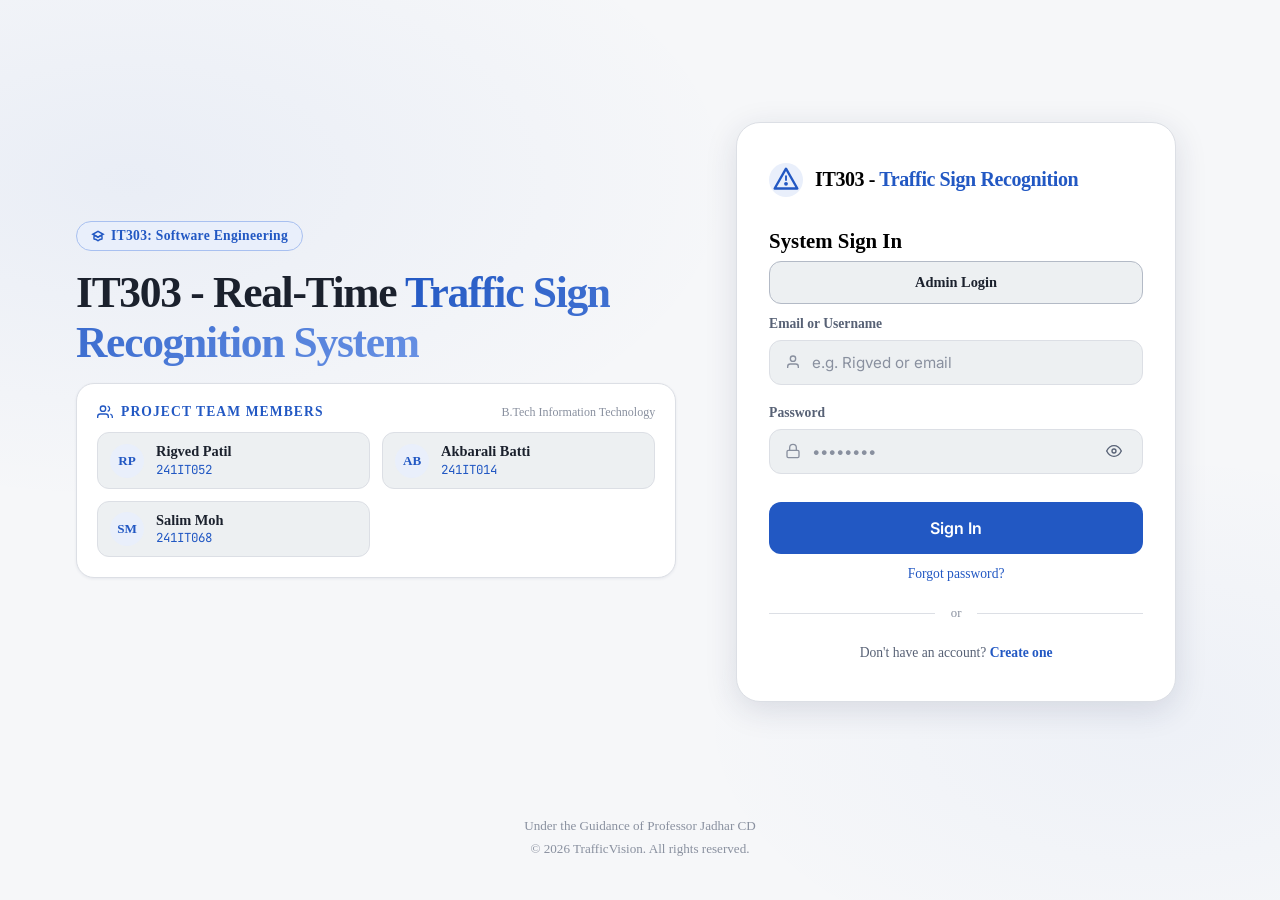
<file: Frontend/index.html>
<!DOCTYPE html>
<html lang="en">
<head>
  <meta charset="UTF-8" />
  <meta name="viewport" content="width=device-width, initial-scale=1.0" />
  <title>IT303 - Real-Time Traffic Sign Recognition System</title>
  <meta name="description" content="IT303 - Real-Time Traffic Sign Recognition System for IT303: Software Engineering by Rigved Patil, Akbarali Batti, and Salim Moh." />
  <meta http-equiv="Cache-Control" content="no-cache, no-store, must-revalidate" />
  <meta http-equiv="Pragma" content="no-cache" />
  <meta http-equiv="Expires" content="0" />
  <link rel="stylesheet" href="css/style.css?v=20261012" />
  <style>
    .landing-container {
      width: 100%;
      max-width: 1160px;
      margin: 0 auto;
      padding: var(--space-6) var(--space-4);
      display: grid;
      grid-template-columns: 1.15fr 0.95fr;
      gap: var(--space-8);
      align-items: center;
      min-height: 100vh;
    }
    @media (max-width: 920px) {
      .landing-container {
        grid-template-columns: 1fr;
        padding-top: var(--space-8);
        padding-bottom: var(--space-8);
      }
    }
    .hero-badge-row {
      display: flex;
      flex-wrap: wrap;
      gap: var(--space-2);
      align-items: center;
      margin-bottom: var(--space-4);
    }
    .course-badge {
      display: inline-flex;
      align-items: center;
      gap: 6px;
      padding: 6px 14px;
      background: var(--accent-subtle);
      border: 1px solid hsl(220, 70%, 80%);
      border-radius: var(--radius-pill);
      color: var(--accent);
      font-size: 0.85rem;
      font-weight: 600;
      letter-spacing: 0.3px;
    }
    .landing-title {
      font-size: clamp(2rem, 3.4vw, 2.75rem);
      font-weight: 800;
      line-height: 1.15;
      letter-spacing: -0.03em;
      color: var(--text-primary);
      margin-bottom: var(--space-4);
    }
    .landing-title span {
      background: linear-gradient(135deg, hsl(220, 70%, 45%), hsl(220, 70%, 65%));
      -webkit-background-clip: text;
      -webkit-text-fill-color: transparent;
    }
    .landing-desc {
      font-size: 1.05rem;
      color: var(--text-secondary);
      line-height: 1.6;
      margin-bottom: var(--space-6);
    }
    .team-card {
      background: var(--bg-surface);
      border: 1px solid var(--border);
      border-radius: var(--radius-lg);
      padding: var(--space-5);
      margin-bottom: var(--space-6);
      box-shadow: var(--shadow-sm);
    }
    .team-card-header {
      display: flex;
      align-items: center;
      justify-content: space-between;
      margin-bottom: var(--space-3);
    }
    .team-card-title {
      font-size: 0.85rem;
      font-weight: 700;
      text-transform: uppercase;
      letter-spacing: 0.08em;
      color: var(--accent);
      display: flex;
      align-items: center;
      gap: 8px;
    }
    .team-members-list {
      display: grid;
      grid-template-columns: repeat(auto-fit, minmax(200px, 1fr));
      gap: var(--space-3);
    }
    .member-item {
      display: flex;
      align-items: center;
      gap: var(--space-3);
      padding: 10px 12px;
      background: var(--bg-elevated);
      border: 1px solid var(--border);
      border-radius: var(--radius-md);
      transition: border-color var(--trans-fast), transform var(--trans-fast);
    }
    .member-item:hover {
      border-color: var(--accent);
      transform: translateY(-2px);
    }
    .member-avatar {
      width: 34px;
      height: 34px;
      border-radius: 50%;
      background: var(--accent-subtle);
      color: var(--accent);
      display: flex;
      align-items: center;
      justify-content: center;
      font-weight: 700;
      font-size: 0.82rem;
      flex-shrink: 0;
    }
    .member-name {
      font-size: 0.9rem;
      font-weight: 600;
      color: var(--text-primary);
      line-height: 1.2;
    }
    .member-roll {
      font-size: 0.78rem;
      font-family: var(--font-mono);
      color: var(--accent);
    }
    .feature-pills {
      display: flex;
      flex-wrap: wrap;
      gap: var(--space-2);
    }
    .feature-pill {
      font-size: 0.8rem;
      padding: 4px 10px;
      border-radius: var(--radius-pill);
      background: var(--bg-surface);
      border: 1px solid var(--border);
      color: var(--text-muted);
      display: inline-flex;
      align-items: center;
      gap: 6px;
    }
    /* Keep landing content above the footer */
body.auth-page {
  display: flex;
  flex-direction: column;
  align-items: stretch;
  justify-content: flex-start;
  min-height: 100vh;
}

.landing-container {
  flex: 1 0 auto;
  min-height: auto;
  box-sizing: border-box;
}

.landing-footer {
  width: 100%;
  flex-shrink: 0;
  box-sizing: border-box;
  text-align: center;
  padding: 16px;
  margin-top: 0;
  color: var(--text-muted);
  font-size: 0.82rem;
  line-height: 1.7;
}
  </style>
</head>
<body class="auth-page">

  <div id="toast-container"></div>

  <div class="landing-container">
    <!-- Left Hero Column -->
    <div class="landing-hero">
      <div class="hero-badge-row">
        <span class="course-badge">
          <svg width="14" height="14" fill="none" viewBox="0 0 24 24" stroke="currentColor" stroke-width="2.5"><path d="M12 14l9-5-9-5-9 5 9 5z"/><path d="M12 14l6.16-3.422a12.083 12.083 0 01.665 6.479A11.952 11.952 0 0012 20.055a11.952 11.952 0 00-6.824-2.998 12.078 12.078 0 01.665-6.479L12 14z"/></svg>
          IT303: Software Engineering
        </span>
      </div>

      <h1 class="landing-title">
        IT303 - Real-Time <span>Traffic Sign Recognition System</span>
      </h1>


      <!-- Project Authors / Team Members -->
      <div class="team-card">
        <div class="team-card-header">
          <div class="team-card-title">
            <svg width="16" height="16" fill="none" viewBox="0 0 24 24" stroke="currentColor" stroke-width="2"><path d="M17 21v-2a4 4 0 0 0-4-4H5a4 4 0 0 0-4 4v2"/><circle cx="9" cy="7" r="4"/><path d="M23 21v-2a4 4 0 0 0-3-3.87"/><path d="M16 3.13a4 4 0 0 1 0 7.75"/></svg>
            Project Team Members
          </div>
          <span class="text-xs text-muted">B.Tech Information Technology</span>
        </div>

        <div class="team-members-list">
          <div class="member-item">
            <div class="member-avatar">RP</div>
            <div>
              <div class="member-name">Rigved Patil</div>
              <div class="member-roll">241IT052</div>
            </div>
          </div>

          <div class="member-item">
            <div class="member-avatar">AB</div>
            <div>
              <div class="member-name">Akbarali Batti</div>
              <div class="member-roll">241IT014</div>
            </div>
          </div>

          <div class="member-item">
            <div class="member-avatar">SM</div>
            <div>
              <div class="member-name">Salim Moh</div>
              <div class="member-roll">241IT068</div>
            </div>
          </div>
        </div>
      </div>
    </div><!-- /.landing-hero -->

    <!-- Right Column: Sign In Card -->
    <div>
      <div class="auth-card" style="margin:0 auto; max-width:440px;">
        <!-- Logo -->
        <div class="auth-logo">
          <svg width="34" height="34" viewBox="0 0 36 36" fill="none" style="color:var(--accent)">
            <circle cx="18" cy="18" r="18" fill="var(--accent-subtle)"/>
            <polygon points="18,6 30,27 6,27" fill="none" stroke="currentColor" stroke-width="2.5" stroke-linejoin="round"/>
            <circle cx="18" cy="22" r="2" fill="currentColor"/>
            <rect x="17" y="13" width="2" height="6" rx="1" fill="currentColor"/>
          </svg>
          <div class="auth-logo-text">IT303 - <span>Traffic Sign Recognition</span></div>
        </div>

        <h2 class="auth-title" style="font-size:1.3rem;margin-top:4px">System Sign In</h2>
        <a class="btn btn-secondary btn-full" href="#login-form" style="margin:0 0 12px" id="admin-login-link">Admin Login</a>

        <div id="alert-box" class="alert alert-danger hidden" role="alert">
          <svg width="16" height="16" fill="none" viewBox="0 0 24 24" stroke="currentColor"><circle cx="12" cy="12" r="10"/><line x1="12" y1="8" x2="12" y2="12"/><line x1="12" y1="16" x2="12.01" y2="16"/></svg>
          <span id="alert-msg"></span>
        </div>

        <form id="login-form" novalidate>
          <div class="form-group">
            <label class="form-label" for="identifier">Email or Username</label>
            <div class="form-input-group">
              <svg class="input-icon" width="16" height="16" fill="none" viewBox="0 0 24 24" stroke="currentColor" stroke-width="2"><path d="M20 21v-2a4 4 0 0 0-4-4H8a4 4 0 0 0-4 4v2"/><circle cx="12" cy="7" r="4"/></svg>
              <input id="identifier" name="identifier" type="text" class="form-input" placeholder="e.g. Rigved or email" autocomplete="username" required />
            </div>
            <div class="form-error" id="err-identifier">This field is required.</div>
          </div>

          <div class="form-group">
            <label class="form-label" for="password">Password</label>
            <div class="form-input-group">
              <svg class="input-icon" width="16" height="16" fill="none" viewBox="0 0 24 24" stroke="currentColor" stroke-width="2"><rect x="3" y="11" width="18" height="11" rx="2"/><path d="M7 11V7a5 5 0 0 1 10 0v4"/></svg>
              <input id="password" name="password" type="password" class="form-input" placeholder="••••••••" autocomplete="current-password" required />
              <button type="button" id="toggle-pwd" class="btn btn-ghost btn-sm" style="position:absolute;right:4px;top:50%;transform:translateY(-50%)" aria-label="Toggle password">
                <svg width="16" height="16" fill="none" viewBox="0 0 24 24" stroke="currentColor" stroke-width="2"><path d="M1 12s4-8 11-8 11 8 11 8-4 8-11 8-11-8-11-8z"/><circle cx="12" cy="12" r="3"/></svg>
              </button>
            </div>
            <div class="form-error" id="err-password">This field is required.</div>
          </div>

          <button id="login-btn" type="submit" class="btn btn-primary btn-full btn-lg" style="margin-top:8px">
            Sign In
          </button>
        </form>
        <p class="text-sm text-muted" style="text-align:center;margin-top:12px"><a href="reset-password.html">Forgot password?</a></p>

        <div class="divider">or</div>

        <p class="text-center text-sm" style="color:var(--text-secondary)">
          Don't have an account?
          <a href="register.html" style="font-weight:600">Create one</a>
        </p>
      </div>
    </div>
  </div>

  <script type="module">
    import { Auth, apiFetch, showToast, redirectIfLoggedIn } from './js/utils.js';
    redirectIfLoggedIn();

    const form    = document.getElementById('login-form');
    const btn     = document.getElementById('login-btn');
    const alertEl = document.getElementById('alert-box');
    const alertMsg= document.getElementById('alert-msg');

    document.getElementById('toggle-pwd').addEventListener('click', () => {
      const p = document.getElementById('password');
      p.type = p.type === 'password' ? 'text' : 'password';
    });

    function showError(msg) {
      alertEl.classList.remove('hidden');
      alertMsg.textContent = msg;
    }

    form.addEventListener('submit', async e => {
      e.preventDefault();
      alertEl.classList.add('hidden');

      const identifier = document.getElementById('identifier').value.trim();
      const password   = document.getElementById('password').value;

      if (!identifier || !password) {
        showError('Please fill in all fields.');
        return;
      }

      btn.classList.add('btn-loading');
      btn.disabled = true;

      try {
        const isEmail = identifier.includes('@');
        const body = isEmail
          ? { email: identifier, password }
          : { username: identifier, password };

        const data = await apiFetch('/auth/login', { method: 'POST', body });

        if (data.requires_otp || data.requires_setup_2fa) {
          sessionStorage.setItem('tvision_challenge_token', data.challenge_token);
          if (data.requires_setup_2fa) window.location.href = 'setup-2fa.html';
          else window.location.href = 'verify-otp.html';
        } else {
          // Defensive fallback: the API must never issue a session before TOTP verification.
          throw new Error('Server returned an unexpected authentication response.');
        }
      } catch (err) {
        showError(err.message || 'Login failed. Please try again.');
      } finally {
        btn.classList.remove('btn-loading');
        btn.disabled = false;
      }
    });
  </script>
<footer class="landing-footer">
    <p>Under the Guidance of Professor Jadhar CD</p>
    <p>&copy; 2026 TrafficVision. All rights reserved.</p>
</footer>
</body>
</html>
</file>
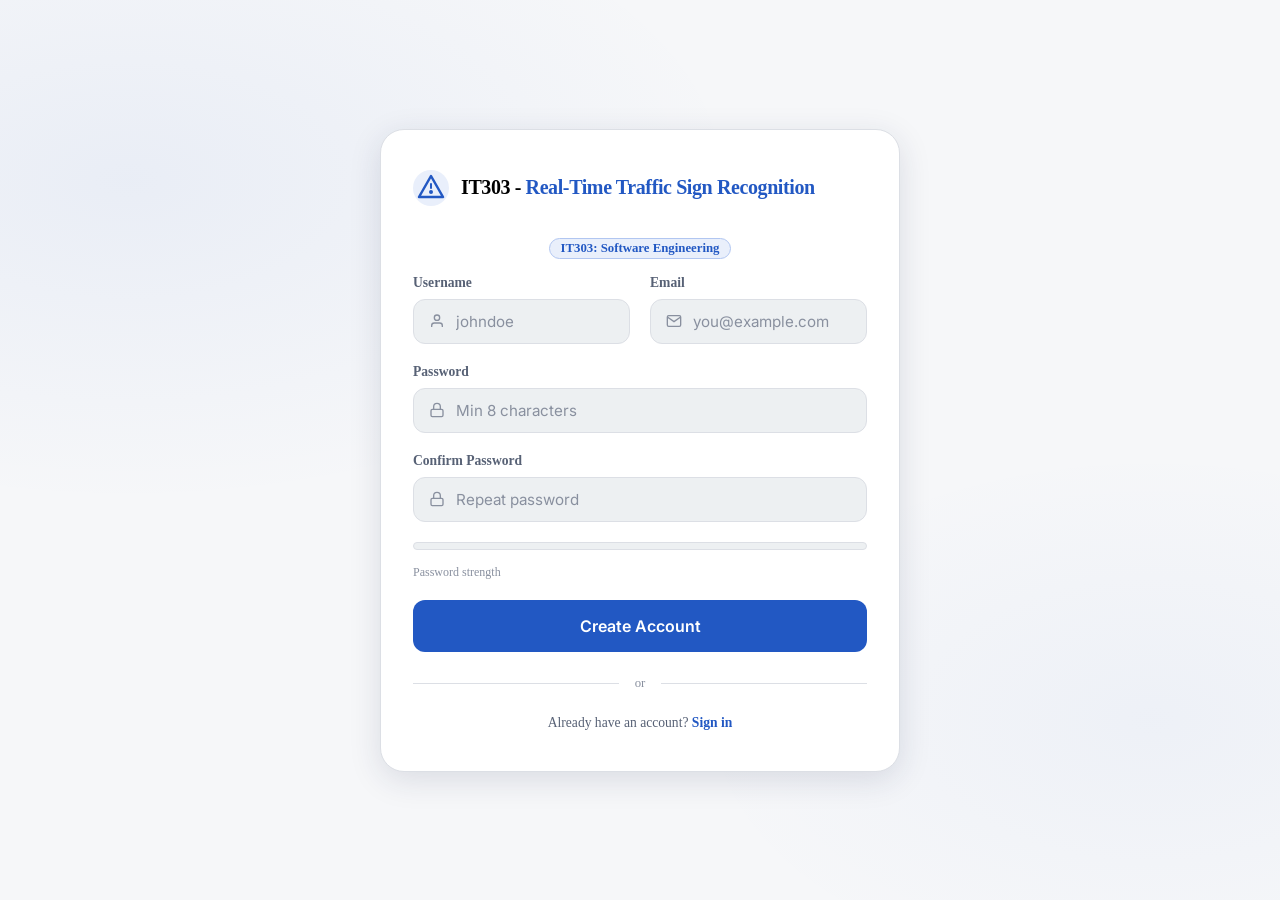
<file: Frontend/register.html>
<!DOCTYPE html>
<html lang="en">
<head>
  <meta charset="UTF-8" />
  <meta name="viewport" content="width=device-width, initial-scale=1.0" />
  <title>IT303 - Real-Time Traffic Sign Recognition System</title>
  <meta name="description" content="Create your account for IT303 - Real-Time Traffic Sign Recognition System." />
  <meta http-equiv="Cache-Control" content="no-cache, no-store, must-revalidate" />
  <meta http-equiv="Pragma" content="no-cache" />
  <meta http-equiv="Expires" content="0" />
  <link rel="stylesheet" href="css/style.css?v=20261012" />
</head>
<body class="auth-page">
  <div id="toast-container"></div>

  <div class="auth-card" style="max-width:520px">
    <div class="auth-logo">
      <svg width="36" height="36" viewBox="0 0 36 36" fill="none" style="color:var(--accent)">
        <circle cx="18" cy="18" r="18" fill="var(--accent-subtle)"/>
        <polygon points="18,6 30,27 6,27" fill="none" stroke="currentColor" stroke-width="2.5" stroke-linejoin="round"/>
        <circle cx="18" cy="22" r="2" fill="currentColor"/>
        <rect x="17" y="13" width="2" height="6" rx="1" fill="currentColor"/>
      </svg>
      <div class="auth-logo-text">IT303 - <span>Real-Time Traffic Sign Recognition</span></div>
    </div>

    <div style="text-align:center;margin-bottom:var(--space-4)">
      <span class="badge badge-cyan" style="font-size:0.8rem">IT303: Software Engineering</span>
    </div>

    <div id="alert-box" class="alert alert-danger hidden" role="alert">
      <svg width="16" height="16" fill="none" viewBox="0 0 24 24" stroke="currentColor"><circle cx="12" cy="12" r="10"/><line x1="12" y1="8" x2="12" y2="12"/><line x1="12" y1="16" x2="12.01" y2="16"/></svg>
      <span id="alert-msg"></span>
    </div>

    <form id="register-form" novalidate>
      <div class="grid-2">
        <div class="form-group">
          <label class="form-label" for="username">Username</label>
          <div class="form-input-group">
            <svg class="input-icon" width="16" height="16" fill="none" viewBox="0 0 24 24" stroke="currentColor" stroke-width="2"><path d="M20 21v-2a4 4 0 0 0-4-4H8a4 4 0 0 0-4 4v2"/><circle cx="12" cy="7" r="4"/></svg>
            <input id="username" type="text" class="form-input" placeholder="johndoe" minlength="3" required autocomplete="username" />
          </div>
          <div class="form-error" id="err-username">Min 3 characters.</div>
        </div>

        <div class="form-group">
          <label class="form-label" for="email">Email</label>
          <div class="form-input-group">
            <svg class="input-icon" width="16" height="16" fill="none" viewBox="0 0 24 24" stroke="currentColor" stroke-width="2"><path d="M4 4h16c1.1 0 2 .9 2 2v12c0 1.1-.9 2-2 2H4c-1.1 0-2-.9-2-2V6c0-1.1.9-2 2-2z"/><polyline points="22,6 12,13 2,6"/></svg>
            <input id="email" type="email" class="form-input" placeholder="you@example.com" required autocomplete="email" />
          </div>
          <div class="form-error" id="err-email">Enter a valid email.</div>
        </div>
      </div>

      <div class="form-group">
        <label class="form-label" for="password">Password</label>
        <div class="form-input-group">
          <svg class="input-icon" width="16" height="16" fill="none" viewBox="0 0 24 24" stroke="currentColor" stroke-width="2"><rect x="3" y="11" width="18" height="11" rx="2"/><path d="M7 11V7a5 5 0 0 1 10 0v4"/></svg>
          <input id="password" type="password" class="form-input" placeholder="Min 8 characters" required minlength="8" autocomplete="new-password" />
        </div>
        <div class="form-error" id="err-password">Min 8 characters.</div>
      </div>

      <div class="form-group">
        <label class="form-label" for="confirm-password">Confirm Password</label>
        <div class="form-input-group">
          <svg class="input-icon" width="16" height="16" fill="none" viewBox="0 0 24 24" stroke="currentColor" stroke-width="2"><rect x="3" y="11" width="18" height="11" rx="2"/><path d="M7 11V7a5 5 0 0 1 10 0v4"/></svg>
          <input id="confirm-password" type="password" class="form-input" placeholder="Repeat password" required autocomplete="new-password" />
        </div>
        <div class="form-error" id="err-confirm">Passwords do not match.</div>
      </div>

      <!-- Password strength bar -->
      <div style="margin-bottom:var(--space-5)">
        <div class="progress-bar-wrap">
          <div id="strength-bar" class="progress-bar-fill" style="width:0%;background:var(--danger);transition:width .3s,background .3s"></div>
        </div>
        <span id="strength-label" class="text-xs text-muted">Password strength</span>
      </div>

      <button id="reg-btn" type="submit" class="btn btn-primary btn-full btn-lg">
        Create Account
      </button>
    </form>

    <div class="divider">or</div>
    <p class="text-center text-sm" style="color:var(--text-secondary)">
      Already have an account? <a href="index.html" style="font-weight:600">Sign in</a>
    </p>
  </div>

  <script type="module">
    import { apiFetch, showToast, redirectIfLoggedIn } from './js/utils.js';
    redirectIfLoggedIn();

    const pwdEl  = document.getElementById('password');
    const barEl  = document.getElementById('strength-bar');
    const lblEl  = document.getElementById('strength-label');

    pwdEl.addEventListener('input', () => {
      const v = pwdEl.value;
      let score = 0;
      if (v.length >= 8)  score++;
      if (/[A-Z]/.test(v)) score++;
      if (/[0-9]/.test(v)) score++;
      if (/[^A-Za-z0-9]/.test(v)) score++;
      const labels = ['', 'Weak', 'Fair', 'Good', 'Strong'];
      const colors = ['', 'var(--danger)', 'var(--amber)', 'hsl(60,80%,50%)', 'var(--success)'];
      barEl.style.width   = `${score * 25}%`;
      barEl.style.background = colors[score] || 'var(--border)';
      lblEl.textContent = labels[score] || 'Password strength';
      lblEl.style.color = colors[score] || 'var(--text-muted)';
    });

    const form   = document.getElementById('register-form');
    const btn    = document.getElementById('reg-btn');
    const alertEl= document.getElementById('alert-box');
    const alertMg= document.getElementById('alert-msg');

    function showError(msg) {
      alertEl.classList.remove('hidden');
      alertMg.textContent = msg;
    }

    form.addEventListener('submit', async e => {
      e.preventDefault();
      alertEl.classList.add('hidden');

      const username = document.getElementById('username').value.trim();
      const email    = document.getElementById('email').value.trim().toLowerCase();
      const password = pwdEl.value;
      const confirm  = document.getElementById('confirm-password').value;

      if (username.length < 3) { showError('Username must be at least 3 characters.'); return; }
      if (!email.includes('@')) { showError('Enter a valid email address.'); return; }
      if (password.length < 8) { showError('Password must be at least 8 characters.'); return; }
      if (password !== confirm) { showError('Passwords do not match.'); return; }

      btn.classList.add('btn-loading'); btn.disabled = true;
      try {
        await apiFetch('/auth/register', { method: 'POST', body: { username, email, password } });
        showToast('Account created! Please sign in.', 'success');
        setTimeout(() => window.location.href = 'index.html', 1200);
      } catch (err) {
        showError(err.message || 'Registration failed.');
      } finally {
        btn.classList.remove('btn-loading'); btn.disabled = false;
      }
    });
  </script>
</body>
</html>
</file>
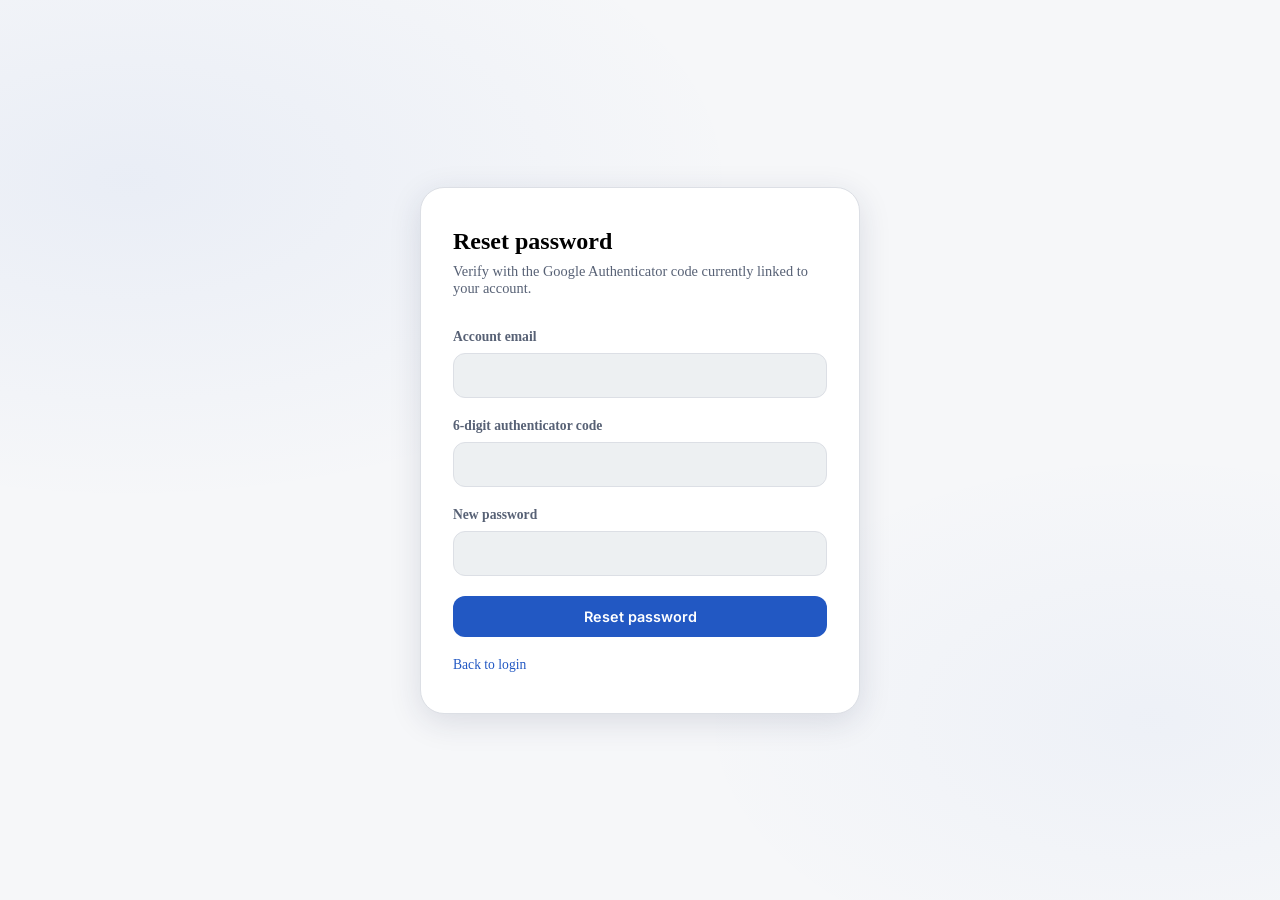
<file: Frontend/reset-password.html>
<!DOCTYPE html>
<html lang="en"><head><meta charset="UTF-8"><meta name="viewport" content="width=device-width,initial-scale=1"><title>Reset Password — TrafficVision</title><link rel="stylesheet" href="css/style.css"></head>
<body class="auth-page"><div id="toast-container"></div><main class="auth-card"><h1 class="auth-title">Reset password</h1><p class="auth-subtitle">Verify with the Google Authenticator code currently linked to your account.</p><form id="reset-form"><div class="form-group"><label class="form-label" for="email">Account email</label><input class="form-input" id="email" type="email" required autocomplete="email"></div><div class="form-group"><label class="form-label" for="otp">6-digit authenticator code</label><input class="form-input" id="otp" inputmode="numeric" pattern="[0-9]{6}" maxlength="6" required></div><div class="form-group"><label class="form-label" for="password">New password</label><input class="form-input" id="password" type="password" minlength="8" required autocomplete="new-password"></div><button class="btn btn-primary btn-full" type="submit">Reset password</button></form><p class="text-sm text-muted" style="margin-top:20px"><a href="index.html">Back to login</a></p></main><script type="module">import {apiFetch,showToast} from './js/utils.js';
document.getElementById('reset-form').addEventListener('submit',async e=>{e.preventDefault();const f=e.currentTarget;try{await apiFetch('/auth/reset-password',{method:'POST',body:{email:f.email.value,otp:f.otp.value,new_password:f.password.value}});showToast('Password reset. Please sign in again.','success');setTimeout(()=>location.href='index.html',700);}catch(err){showToast(err.message||'Password reset failed','error');}});
</script></body></html>
</file>
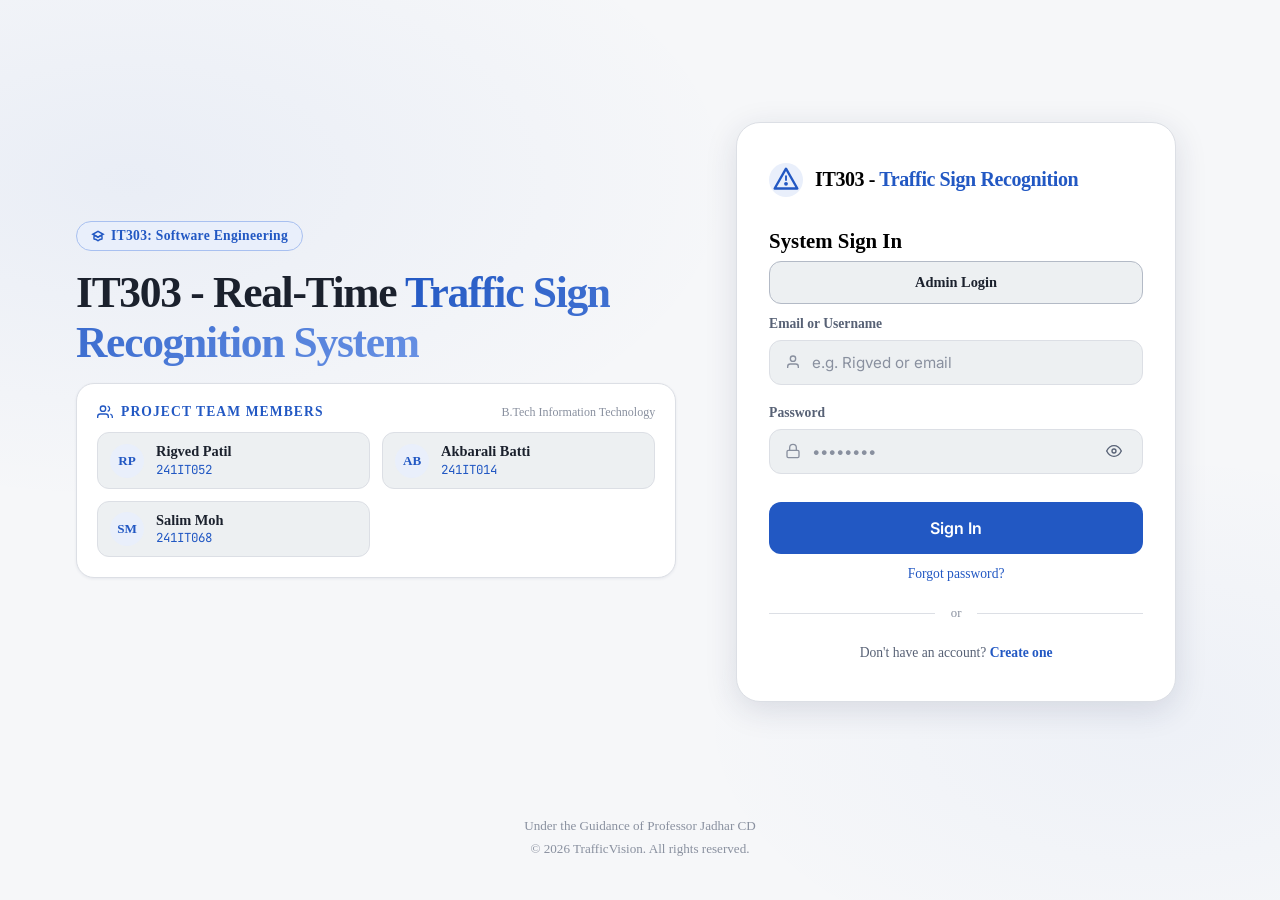
<file: Frontend/setup-2fa.html>
<!DOCTYPE html>
<html lang="en">
<head>
  <meta charset="UTF-8"/>
  <meta http-equiv="Cache-Control" content="no-cache, no-store, must-revalidate" />
  <meta http-equiv="Pragma" content="no-cache" />
  <meta http-equiv="Expires" content="0" />
  <meta name="viewport" content="width=device-width, initial-scale=1.0"/>
  <title>Setup 2FA — Real-time Traffic Sign Recognition System</title>
  <link rel="stylesheet" href="css/style.css?v=20261012"/>
</head>
<body class="auth-page">
<div id="toast-container"></div>

<div class="auth-card" style="max-width:520px">
  <div class="auth-logo">
    <svg width="36" height="36" viewBox="0 0 36 36" fill="none" style="color:var(--accent)">
      <circle cx="18" cy="18" r="18" fill="var(--accent-subtle)"/>
      <polygon points="18,6 30,27 6,27" fill="none" stroke="currentColor" stroke-width="2.5" stroke-linejoin="round"/>
      <circle cx="18" cy="22" r="2" fill="currentColor"/>
      <rect x="17" y="13" width="2" height="6" rx="1" fill="currentColor"/>
    </svg>
    <div class="auth-logo-text">TrafficSign <span>System</span></div>
  </div>

  <h1 class="auth-title">Set up two-factor authentication</h1>
  <p class="auth-subtitle">Scan the QR code with Google Authenticator or Authy, then enter the code to confirm</p>

  <!-- Step 1: Generate QR -->
  <div id="step-1">
    <button id="generate-btn" class="btn btn-primary btn-full btn-lg">Generate QR Code</button>
  </div>

  <!-- Step 2: Show QR -->
  <div id="step-2" class="hidden text-center">
    <div class="qr-container" id="qr-wrapper">
      <img id="qr-img" src="" alt="TOTP QR Code" width="200" height="200"/>
    </div>

    <div class="alert alert-info" style="text-align:left">
      <svg width="16" height="16" fill="none" viewBox="0 0 24 24" stroke="currentColor"><circle cx="12" cy="12" r="10"/><line x1="12" y1="16" x2="12" y2="12"/><line x1="12" y1="8" x2="12.01" y2="8"/></svg>
      Can't scan? Add manually: <span class="font-mono text-xs" id="totp-secret" style="word-break:break-all"></span>
    </div>

    <div class="form-group" style="margin-top:var(--space-5);text-align:left">
      <label class="form-label">Enter the 6-digit code from your app</label>
      <div class="otp-inputs" style="justify-content:flex-start">
        <input class="otp-digit" type="text" maxlength="1" inputmode="numeric" id="c0"/>
        <input class="otp-digit" type="text" maxlength="1" inputmode="numeric" id="c1"/>
        <input class="otp-digit" type="text" maxlength="1" inputmode="numeric" id="c2"/>
        <input class="otp-digit" type="text" maxlength="1" inputmode="numeric" id="c3"/>
        <input class="otp-digit" type="text" maxlength="1" inputmode="numeric" id="c4"/>
        <input class="otp-digit" type="text" maxlength="1" inputmode="numeric" id="c5"/>
      </div>
    </div>

    <div id="alert-box" class="alert alert-danger hidden" style="text-align:left">
      <span id="alert-msg"></span>
    </div>

    <button id="confirm-btn" class="btn btn-primary btn-full btn-lg" style="margin-top:var(--space-4)">Confirm & Enable 2FA</button>
  </div>

  <!-- Step 3: Backup codes -->
  <div id="step-3" class="hidden">
    <div class="alert alert-success">
      <svg width="16" height="16" fill="none" viewBox="0 0 24 24" stroke="currentColor"><path d="M22 11.08V12a10 10 0 1 1-5.93-9.14"/><polyline points="22 4 12 14.01 9 11.01"/></svg>
      Two-factor authentication enabled!
    </div>
    <p class="text-secondary text-sm" style="margin-bottom:var(--space-4)">
      Save these backup codes somewhere safe. Each can be used once if you lose your authenticator.
    </p>
    <div id="backup-codes-grid" style="display:grid;grid-template-columns:1fr 1fr;gap:var(--space-2);margin-bottom:var(--space-5)"></div>
    <button id="copy-codes-btn" class="btn btn-secondary mb-4" style="width:100%">Copy All Codes</button>
    <a href="dashboard.html" class="btn btn-primary btn-full">Go to Dashboard</a>
  </div>

  <p class="text-center text-sm text-muted" style="margin-top:var(--space-6)">
    <a href="dashboard.html">← Back to dashboard</a>
  </p>
</div>

<script type="module">
  import { Auth, apiFetch, showToast, requireLogin } from './js/utils.js';
  const challengeToken = sessionStorage.getItem('tvision_challenge_token');
  const authenticated = Auth.isLoggedIn();
  if (!challengeToken && !authenticated) window.location.href = 'index.html';

  document.getElementById('generate-btn').addEventListener('click', async () => {
    try {
      const data = await apiFetch('/auth/setup-2fa', { method:'POST', body: challengeToken ? { challenge_token: challengeToken } : {} });
      document.getElementById('qr-img').src = data.qr_code;
      document.getElementById('totp-secret').textContent = data.secret;
      document.getElementById('step-1').classList.add('hidden');
      document.getElementById('step-2').classList.remove('hidden');
      document.getElementById('c0').focus();
    } catch (err) {
      showToast(err.message || 'Failed to generate QR', 'error');
    }
  });

  // OTP digit navigation
  const digits = [0,1,2,3,4,5].map(i => document.getElementById(`c${i}`));
  digits.forEach((inp, i) => {
    inp.addEventListener('input', () => {
      inp.value = inp.value.replace(/\D/g,'');
      if (inp.value && i < 5) digits[i+1].focus();
    });
    inp.addEventListener('keydown', e => { if (e.key==='Backspace' && !inp.value && i>0) digits[i-1].focus(); });
  });

  document.getElementById('confirm-btn').addEventListener('click', async () => {
    const otp = digits.map(d => d.value).join('');
    const alertEl  = document.getElementById('alert-box');
    const alertMsg = document.getElementById('alert-msg');
    if (otp.length !== 6) { alertEl.classList.remove('hidden'); alertMsg.textContent='Enter the full 6-digit code'; return; }

    const btn = document.getElementById('confirm-btn');
    btn.classList.add('btn-loading'); btn.disabled = true;

    try {
      const data = await apiFetch('/auth/confirm-2fa', { method:'POST', body:{ otp, challenge_token: challengeToken } });
      // Show backup codes
      const grid = document.getElementById('backup-codes-grid');
      data.backup_codes.forEach(code => {
        const el = document.createElement('div');
        el.textContent = code;
        el.style.cssText = 'background:var(--bg-elevated);border:1px solid var(--border);border-radius:var(--radius-sm);padding:6px 10px;font-family:var(--font-mono);font-size:.78rem;color:var(--text-secondary)';
        grid.appendChild(el);
      });
      document.getElementById('step-2').classList.add('hidden');
      document.getElementById('step-3').classList.remove('hidden');

      window._backupCodes = data.backup_codes;
      if (data.token && data.user) {
        Auth.setToken(data.token); Auth.setUser(data.user);
        sessionStorage.removeItem('tvision_challenge_token');
        const go = document.querySelector('#step-3 a.btn-primary');
        if (go) go.href = data.user.role === 'admin' ? 'admin/index.html' : 'dashboard.html';
      } else {
        const cached = Auth.getUser() || {}; cached.is_2fa_enabled = 1; Auth.setUser(cached);
      }
    } catch (err) {
      alertEl.classList.remove('hidden'); alertMsg.textContent = err.message || 'Invalid OTP';
    } finally {
      btn.classList.remove('btn-loading'); btn.disabled = false;
    }
  });

  document.getElementById('copy-codes-btn').addEventListener('click', () => {
    navigator.clipboard.writeText((window._backupCodes || []).join('\n'));
    showToast('Backup codes copied!', 'success');
  });
</script>
</body>
</html>
</file>
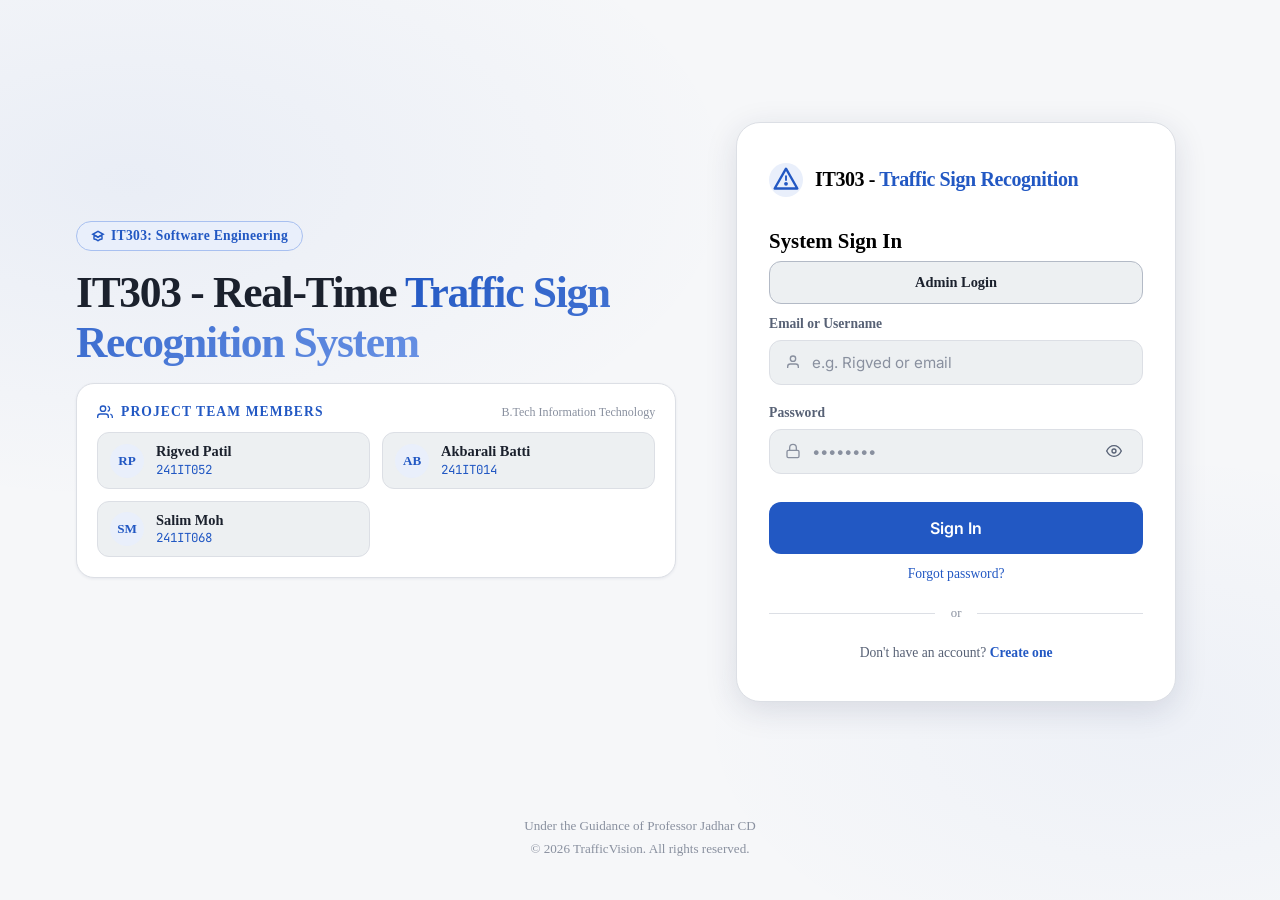
<file: Frontend/verify-otp.html>
<!DOCTYPE html>
<html lang="en">
<head>
  <meta charset="UTF-8"/>
  <meta http-equiv="Cache-Control" content="no-cache, no-store, must-revalidate" />
  <meta http-equiv="Pragma" content="no-cache" />
  <meta http-equiv="Expires" content="0" />
  <meta name="viewport" content="width=device-width, initial-scale=1.0"/>
  <title>Two-Factor Verification — Real-time Traffic Sign Recognition System</title>
  <link rel="stylesheet" href="css/style.css?v=20261012"/>
</head>
<body class="auth-page">
<div id="toast-container"></div>

<div class="auth-card" style="text-align:center">
  <div class="auth-logo" style="justify-content:center">
    <svg width="36" height="36" viewBox="0 0 36 36" fill="none" style="color:var(--accent)">
      <circle cx="18" cy="18" r="18" fill="var(--accent-subtle)"/>
      <polygon points="18,6 30,27 6,27" fill="none" stroke="currentColor" stroke-width="2.5" stroke-linejoin="round"/>
      <circle cx="18" cy="22" r="2" fill="currentColor"/>
      <rect x="17" y="13" width="2" height="6" rx="1" fill="currentColor"/>
    </svg>
    <div class="auth-logo-text">TrafficSign <span>System</span></div>
  </div>

  <div style="margin:var(--space-6) auto;width:64px;height:64px;border-radius:50%;background:var(--accent-subtle);display:flex;align-items:center;justify-content:center">
    <svg width="28" height="28" fill="none" viewBox="0 0 24 24" stroke="var(--accent)" stroke-width="2">
      <rect x="5" y="11" width="14" height="10" rx="2"/>
      <path d="M8 11V7a4 4 0 0 1 8 0v4"/>
      <circle cx="12" cy="16" r="1" fill="var(--accent)"/>
    </svg>
  </div>

  <h1 class="auth-title">Two-Factor Verification</h1>
  <p class="auth-subtitle" style="margin-bottom:0">Open your authenticator app and enter the 6-digit code</p>

  <div id="alert-box" class="alert alert-danger hidden" style="text-align:left;margin-top:var(--space-5)">
    <svg width="16" height="16" fill="none" viewBox="0 0 24 24" stroke="currentColor"><circle cx="12" cy="12" r="10"/><line x1="12" y1="8" x2="12" y2="12"/><line x1="12" y1="16" x2="12.01" y2="16"/></svg>
    <span id="alert-msg"></span>
  </div>

  <div class="otp-inputs" id="otp-inputs">
    <input class="otp-digit" type="text" maxlength="1" inputmode="numeric" pattern="[0-9]" id="otp-0" aria-label="OTP digit 1"/>
    <input class="otp-digit" type="text" maxlength="1" inputmode="numeric" pattern="[0-9]" id="otp-1" aria-label="OTP digit 2"/>
    <input class="otp-digit" type="text" maxlength="1" inputmode="numeric" pattern="[0-9]" id="otp-2" aria-label="OTP digit 3"/>
    <input class="otp-digit" type="text" maxlength="1" inputmode="numeric" pattern="[0-9]" id="otp-3" aria-label="OTP digit 4"/>
    <input class="otp-digit" type="text" maxlength="1" inputmode="numeric" pattern="[0-9]" id="otp-4" aria-label="OTP digit 5"/>
    <input class="otp-digit" type="text" maxlength="1" inputmode="numeric" pattern="[0-9]" id="otp-5" aria-label="OTP digit 6"/>
  </div>

  <button id="verify-btn" class="btn btn-primary btn-full btn-lg">Verify</button>

  <div style="margin-top:var(--space-6)">
    <p class="text-sm text-muted">Lost access to your authenticator?</p>
    <a id="backup-link" href="#" class="text-sm" style="font-weight:600">Use a backup code</a>
  </div>

  <div id="backup-panel" class="hidden" style="margin-top:var(--space-5);text-align:left">
    <div class="form-group">
      <label class="form-label">Backup Recovery Code</label>
      <input id="backup-code-input" type="text" class="form-input" placeholder="e.g. a1b2c3d4e5f6g7h8" autocomplete="off"/>
    </div>
    <button id="backup-btn" class="btn btn-secondary btn-full">Use Backup Code</button>
  </div>

  <p class="text-sm text-muted" style="margin-top:var(--space-6)">
    <a href="index.html">← Back to login</a>
  </p>
</div>

<script type="module">
  import { Auth, apiFetch, showToast } from './js/utils.js';

  const challengeToken = sessionStorage.getItem('tvision_challenge_token');
  if (!challengeToken) window.location.href = 'index.html';

  // OTP keyboard navigation
  const digits = Array.from(document.querySelectorAll('.otp-digit'));
  digits.forEach((inp, i) => {
    inp.addEventListener('input', () => {
      inp.value = inp.value.replace(/\D/g,'');
      if (inp.value && i < 5) digits[i+1].focus();
      if (digits.every(d => d.value)) submitOtp();
    });
    inp.addEventListener('keydown', e => {
      if (e.key === 'Backspace' && !inp.value && i > 0) digits[i-1].focus();
    });
    inp.addEventListener('paste', e => {
      e.preventDefault();
      const t = (e.clipboardData.getData('text').replace(/\D/g,'')).slice(0,6);
      t.split('').forEach((ch, idx) => { if (digits[idx]) digits[idx].value = ch; });
      digits[Math.min(t.length, 5)].focus();
      if (t.length === 6) submitOtp();
    });
  });
  digits[0].focus();

  const alertEl  = document.getElementById('alert-box');
  const alertMsg = document.getElementById('alert-msg');
  const verifyBtn= document.getElementById('verify-btn');

  function showError(msg) { alertEl.classList.remove('hidden'); alertMsg.textContent = msg; }

  async function submitOtp() {
    const otp = digits.map(d => d.value).join('');
    if (otp.length !== 6) { showError('Enter the complete 6-digit code.'); return; }
    verifyBtn.classList.add('btn-loading'); verifyBtn.disabled = true;
    try {
      const data = await apiFetch('/auth/verify-otp', { method:'POST', body:{ challenge_token: challengeToken, otp } });
      Auth.setToken(data.token); Auth.setUser(data.user);
      sessionStorage.removeItem('tvision_challenge_token');
      showToast('Verified! Welcome back.', 'success');
      setTimeout(() => window.location.href = data.user.role === 'admin' ? 'admin/index.html' : 'dashboard.html', 500);
    } catch (err) {
      showError(err.message || 'Invalid code. Try again.');
      digits.forEach(d => { d.value=''; d.classList.add('form-input--error'); });
      digits[0].focus();
    } finally {
      verifyBtn.classList.remove('btn-loading'); verifyBtn.disabled = false;
    }
  }

  document.getElementById('verify-btn').addEventListener('click', submitOtp);

  // Backup code panel
  document.getElementById('backup-link').addEventListener('click', e => {
    e.preventDefault();
    document.getElementById('backup-panel').classList.toggle('hidden');
  });

  document.getElementById('backup-btn').addEventListener('click', async () => {
    const code = document.getElementById('backup-code-input').value.trim();
    if (!code) return;
    try {
      const data = await apiFetch('/auth/use-backup-code', { method:'POST', body:{ challenge_token: challengeToken, code } });
      Auth.setToken(data.token); Auth.setUser(data.user);
      sessionStorage.removeItem('tvision_challenge_token');
      showToast('Backup code accepted!', 'success');
      setTimeout(() => window.location.href = data.user.role === 'admin' ? 'admin/index.html' : 'dashboard.html', 500);
    } catch (err) {
      showError(err.message || 'Invalid backup code.');
    }
  });
</script>
</body>
</html>
</file>
<file: Frontend/css/style.css>
﻿/* ============================================================================
   style.css — IT303 Traffic Sign Recognition System
   Light / White theme  |  Inter + JetBrains Mono
   Single accent: Navy-Blue hsl(220, 70%, 45%)
   ============================================================================ */

@import url('https://fonts.googleapis.com/css2?family=Inter:wght@300;400;500;600;700;800&family=JetBrains+Mono:wght@400;500&display=swap');

/* ── CSS Custom Properties ─────────────────────────────────────────────────── */
:root {
  --bg-base:        hsl(210, 20%, 97%);
  --bg-surface:     hsl(0, 0%, 100%);
  --bg-elevated:    hsl(210, 16%, 94%);
  --bg-hover:       hsl(210, 16%, 90%);
  --accent:         hsl(220, 70%, 45%);
  --accent-dim:     hsl(220, 70%, 35%);
  --accent-glow:    hsla(220, 70%, 45%, 0.18);
  --accent-subtle:  hsl(220, 70%, 95%);
  --amber:          hsl(220, 55%, 40%);
  --amber-dim:      hsl(220, 55%, 30%);
  --amber-subtle:   hsl(220, 55%, 93%);
  --success:        hsl(145, 55%, 35%);
  --success-subtle: hsl(145, 55%, 93%);
  --danger:         hsl(354, 70%, 48%);
  --danger-subtle:  hsl(354, 70%, 95%);
  --warning:        hsl(30, 85%, 45%);
  --info:           var(--accent);
  --text-primary:   hsl(220, 25%, 14%);
  --text-secondary: hsl(220, 15%, 40%);
  --text-muted:     hsl(220, 10%, 58%);
  --text-inverse:   hsl(0, 0%, 100%);
  --border:         hsl(220, 14%, 88%);
  --border-strong:  hsl(220, 14%, 74%);
  --shadow-sm:  0 1px 3px rgba(30,40,80,.07);
  --shadow-md:  0 4px 16px rgba(30,40,80,.10);
  --shadow-lg:  0 8px 32px rgba(30,40,80,.13);
  --glow-cyan:  0 0 0 3px hsla(220,70%,45%,0.15);
  --radius-sm:  6px;
  --radius-md:  12px;
  --radius-lg:  18px;
  --radius-xl:  24px;
  --radius-pill:9999px;
  --space-1: 4px;  --space-2: 8px;  --space-3: 12px;
  --space-4: 16px; --space-5: 20px; --space-6: 24px;
  --space-8: 32px; --space-10:40px; --space-12:48px;
  --font-sans: 'Inter', system-ui, sans-serif;
  --font-mono: 'JetBrains Mono', monospace;
  --trans-fast:  120ms ease;
  --trans-base:  220ms ease;
  --trans-slow:  360ms ease;
  --sidebar-w: 256px;
}

/* ── Reset ──────────────────────────────────────────────────────────────────── */
*, *::before, *::after { box-sizing: border-box; margin: 0; padding: 0; }
html,
body {
    max-width: 100%;
    overflow-x: hidden;
}

.users-page,
.users-container {
    width: 100%;
    max-width: 100%;
    min-width: 0;
    box-sizing: border-box;
}

.users-table-container {
    width: 100%;
    max-width: 100%;
    overflow-x: hidden;
    overflow-y: visible;
}

.users-table {
    width: 100%;
    table-layout: fixed;
    border-collapse: collapse;
}

.users-table th,
.users-table td {
    padding: 10px 8px;
    overflow-wrap: anywhere;
    word-break: break-word;
    vertical-align: middle;
}

.users-table td:last-child {
    white-space: normal;
}

.user-actions {
    display: flex;
    flex-wrap: wrap;
    gap: 6px;
}

@media (max-width: 768px) {
    .users-table th,
    .users-table td {
        padding: 7px 4px;
        font-size: 12px;
    }

    .user-actions button {
        max-width: 100%;
        white-space: normal;
    }
}

a { color: var(--accent); text-decoration: none; transition: color var(--trans-fast); }
a:hover { color: var(--accent-dim); }
img, video { max-width: 100%; display: block; }
button { cursor: pointer; font-family: var(--font-sans); }
input, select, textarea { font-family: var(--font-sans); }

/* ── Auth Layout ─────────────────────────────────────────────────────────────── */
.auth-page {
  min-height: 100vh;
  display: flex;
  align-items: center;
  justify-content: center;
  background:
    radial-gradient(ellipse 80% 60% at 10% 20%, hsla(220,70%,45%,0.06) 0%, transparent 60%),
    radial-gradient(ellipse 60% 50% at 90% 80%, hsla(220,70%,45%,0.04) 0%, transparent 60%),
    var(--bg-base);
  padding: var(--space-6);
}

.auth-card {
  width: 100%;
  max-width: 440px;
  background: var(--bg-surface);
  border: 1px solid var(--border);
  border-radius: var(--radius-xl);
  padding: var(--space-10) var(--space-8);
  box-shadow: var(--shadow-lg);
  animation: cardIn .4s ease both;
}

@keyframes cardIn {
  from { opacity:0; transform: translateY(20px) scale(.97); }
  to   { opacity:1; transform: translateY(0) scale(1); }
}

.auth-logo { display: flex; align-items: center; gap: var(--space-3); margin-bottom: var(--space-8); }
.auth-logo svg { flex-shrink: 0; }
.auth-logo-text { font-size: 1.25rem; font-weight: 800; letter-spacing: -0.02em; }
.auth-logo-text span { color: var(--accent); }
.auth-title   { font-size: 1.5rem; font-weight: 700; margin-bottom: var(--space-2); }
.auth-subtitle { color: var(--text-secondary); font-size: .9rem; margin-bottom: var(--space-8); }

/* ── App Layout ──────────────────────────────────────────────────────────────── */
.app-layout { display: flex; min-height: 100vh; }

.sidebar {
  width: var(--sidebar-w);
  flex-shrink: 0;
  background: var(--bg-surface);
  border-right: 1px solid var(--border);
  display: flex;
  flex-direction: column;
  position: fixed;
  top: 0; left: 0; bottom: 0;
  z-index: 200;
  transition: transform var(--trans-base);
  box-shadow: var(--shadow-sm);
}

.sidebar-logo {
  display: flex;
  align-items: center;
  gap: var(--space-3);
  padding: var(--space-6);
  border-bottom: 1px solid var(--border);
  font-weight: 800;
  font-size: 1.05rem;
  letter-spacing: -0.02em;
}
.sidebar-logo span { color: var(--accent); }

.sidebar-nav {
  flex: 1;
  padding: var(--space-4) var(--space-3);
  display: flex;
  flex-direction: column;
  gap: var(--space-1);
  overflow-y: auto;
}

.sidebar-section-label {
  font-size: .7rem;
  font-weight: 600;
  text-transform: uppercase;
  letter-spacing: 0.1em;
  color: var(--text-muted);
  padding: var(--space-3) var(--space-3) var(--space-2);
}

.nav-item {
  display: flex;
  align-items: center;
  gap: var(--space-3);
  padding: var(--space-3) var(--space-4);
  border-radius: var(--radius-md);
  color: var(--text-secondary);
  font-size: .9rem;
  font-weight: 500;
  transition: background var(--trans-fast), color var(--trans-fast);
  text-decoration: none;
}
.nav-item:hover { background: var(--bg-hover); color: var(--text-primary); }
.nav-item.active { background: var(--accent-subtle); color: var(--accent); font-weight: 600; }
.nav-item svg { opacity: .65; flex-shrink: 0; }
.nav-item.active svg { opacity: 1; }

.sidebar-footer { padding: var(--space-4) var(--space-3); border-top: 1px solid var(--border); }

.main-content { flex: 1; margin-left: var(--sidebar-w); display: flex; flex-direction: column; min-height: 100vh; }

.topbar {
  height: 64px;
  background: var(--bg-surface);
  border-bottom: 1px solid var(--border);
  display: flex;
  align-items: center;
  justify-content: space-between;
  padding: 0 var(--space-8);
  position: sticky;
  top: 0;
  z-index: 100;
  box-shadow: var(--shadow-sm);
}
.topbar-title { font-size: 1rem; font-weight: 600; }
.topbar-actions { display: flex; align-items: center; gap: var(--space-3); }

.page-body { flex: 1; padding: var(--space-8); max-width: 1280px; width: 100%; }

.page-header { margin-bottom: var(--space-8); }
.page-header h1 { font-size: 1.75rem; font-weight: 800; letter-spacing: -0.03em; margin-bottom: var(--space-2); }
.page-header p { color: var(--text-secondary); font-size: .95rem; }

/* ── Cards ───────────────────────────────────────────────────────────────────── */
.card {
  background: var(--bg-surface);
  border: 1px solid var(--border);
  border-radius: var(--radius-lg);
  padding: var(--space-6);
  box-shadow: var(--shadow-sm);
  transition: box-shadow var(--trans-base), border-color var(--trans-base);
}
.card:hover { box-shadow: var(--shadow-md); }

.card-header { display: flex; align-items: center; justify-content: space-between; margin-bottom: var(--space-5); }
.card-title { font-size: 1rem; font-weight: 700; }
.card-subtitle { font-size: .8rem; color: var(--text-secondary); margin-top: 2px; }

.stat-grid {
  display: grid;
  grid-template-columns: repeat(auto-fit, minmax(200px, 1fr));
  gap: var(--space-5);
  margin-bottom: var(--space-8);
}

.stat-card {
  background: var(--bg-surface);
  border: 1px solid var(--border);
  border-radius: var(--radius-lg);
  padding: var(--space-6);
  display: flex;
  align-items: flex-start;
  gap: var(--space-4);
  transition: transform var(--trans-base), box-shadow var(--trans-base);
}
.stat-card:hover { transform: translateY(-2px); box-shadow: var(--shadow-md); }

.stat-icon { width: 48px; height: 48px; border-radius: var(--radius-md); display: flex; align-items: center; justify-content: center; flex-shrink: 0; }
.stat-icon.cyan   { background: var(--accent-subtle);  color: var(--accent);  }
.stat-icon.amber  { background: var(--amber-subtle);   color: var(--amber);   }
.stat-icon.green  { background: var(--success-subtle); color: var(--success); }
.stat-icon.red    { background: var(--danger-subtle);  color: var(--danger);  }
.stat-value { font-size: 1.75rem; font-weight: 800; letter-spacing: -0.03em; }
.stat-label { font-size: .8rem; color: var(--text-secondary); margin-top: 2px; }

/* ── Forms ───────────────────────────────────────────────────────────────────── */
.form-group { margin-bottom: var(--space-5); }
.form-label { display: block; font-size: .85rem; font-weight: 600; color: var(--text-secondary); margin-bottom: var(--space-2); }

.form-input {
  width: 100%;
  background: var(--bg-elevated);
  border: 1px solid var(--border);
  border-radius: var(--radius-md);
  padding: var(--space-3) var(--space-4);
  color: var(--text-primary);
  font-size: .95rem;
  outline: none;
  transition: border-color var(--trans-fast), box-shadow var(--trans-fast), background var(--trans-fast);
}
.form-input:focus { border-color: var(--accent); box-shadow: 0 0 0 3px var(--accent-glow); background: var(--bg-surface); }
.form-input::placeholder { color: var(--text-muted); }

.form-input-group { position: relative; }
.form-input-group .form-input { padding-left: 2.6rem; }
.form-input-group .input-icon { position: absolute; left: var(--space-4); top: 50%; transform: translateY(-50%); color: var(--text-muted); pointer-events: none; }

.form-error { font-size: .8rem; color: var(--danger); margin-top: var(--space-2); display: none; }
.form-error.visible { display: block; }
.form-hint { font-size: .8rem; color: var(--text-muted); margin-top: var(--space-2); }

/* ── Buttons ─────────────────────────────────────────────────────────────────── */
.btn {
  display: inline-flex;
  align-items: center;
  justify-content: center;
  gap: var(--space-2);
  padding: var(--space-3) var(--space-6);
  border-radius: var(--radius-md);
  font-size: .9rem;
  font-weight: 600;
  border: none;
  outline: none;
  transition: background var(--trans-fast), transform var(--trans-fast), box-shadow var(--trans-fast), opacity var(--trans-fast);
  cursor: pointer;
  white-space: nowrap;
}
.btn:active { transform: scale(.97); }
.btn-primary { background: var(--accent); color: var(--text-inverse); }
.btn-primary:hover { background: var(--accent-dim); box-shadow: var(--glow-cyan); }
.btn-secondary { background: var(--bg-elevated); color: var(--text-primary); border: 1px solid var(--border-strong); }
.btn-secondary:hover { background: var(--bg-hover); }
.btn-danger { background: var(--danger); color: #fff; }
.btn-danger:hover { opacity: .88; }
.btn-ghost { background: transparent; color: var(--text-secondary); border: 1px solid transparent; }
.btn-ghost:hover { background: var(--bg-elevated); color: var(--text-primary); border-color: var(--border); }
.btn-full { width: 100%; }
.btn-sm { padding: var(--space-2) var(--space-4); font-size: .8rem; }
.btn-lg { padding: var(--space-4) var(--space-8); font-size: 1rem; }
.btn:disabled { opacity: .40; cursor: not-allowed; pointer-events: none; }
.btn-loading { position: relative; color: transparent !important; }
.btn-loading::after { content: ''; position: absolute; width: 16px; height: 16px; border: 2px solid currentColor; border-right-color: transparent; border-radius: 50%; animation: spin .6s linear infinite; }
@keyframes spin { to { transform: rotate(360deg); } }

/* ── Badges ──────────────────────────────────────────────────────────────────── */
.badge { display: inline-flex; align-items: center; gap: 4px; padding: 2px 10px; border-radius: var(--radius-pill); font-size: .75rem; font-weight: 600; }
.badge-cyan  { background: var(--accent-subtle);  color: var(--accent);  border: 1px solid hsl(220,70%,82%); }
.badge-amber { background: var(--amber-subtle);   color: var(--amber);   border: 1px solid hsl(220,55%,82%); }
.badge-green { background: var(--success-subtle); color: var(--success); border: 1px solid hsl(145,55%,75%); }
.badge-red   { background: var(--danger-subtle);  color: var(--danger);  border: 1px solid hsl(354,70%,78%); }
.badge-muted { background: var(--bg-elevated);    color: var(--text-muted); border: 1px solid var(--border); }

/* ── Tables ──────────────────────────────────────────────────────────────────── */
.table-wrapper { width: 100%; overflow-x: auto; border-radius: var(--radius-lg); border: 1px solid var(--border); }
table { width: 100%; border-collapse: collapse; font-size: .88rem; }
thead tr { background: var(--bg-elevated); }
th { padding: var(--space-3) var(--space-5); text-align: left; font-size: .75rem; font-weight: 700; text-transform: uppercase; letter-spacing: .06em; color: var(--text-muted); white-space: nowrap; }
td { padding: var(--space-4) var(--space-5); border-top: 1px solid var(--border); vertical-align: middle; }
tr:hover td { background: var(--bg-hover); }

/* ── Alerts ──────────────────────────────────────────────────────────────────── */
.alert { display: flex; align-items: flex-start; gap: var(--space-3); padding: var(--space-4) var(--space-5); border-radius: var(--radius-md); font-size: .9rem; margin-bottom: var(--space-5); border: 1px solid transparent; }
.alert-danger  { background: var(--danger-subtle);  border-color: hsl(354,70%,82%); color: hsl(354,70%,36%); }
.alert-success { background: var(--success-subtle); border-color: hsl(145,55%,74%); color: hsl(145,55%,26%); }
.alert-info    { background: var(--accent-subtle);  border-color: hsl(220,70%,80%); color: var(--accent);    }
.alert-warning { background: hsl(30,85%,95%);       border-color: hsl(30,85%,76%);  color: hsl(30,70%,30%); }

/* ── Toasts ──────────────────────────────────────────────────────────────────── */
#toast-container { position: fixed; bottom: var(--space-8); right: var(--space-8); z-index: 9999; display: flex; flex-direction: column-reverse; gap: var(--space-3); }
.toast { min-width: 280px; max-width: 380px; background: var(--bg-surface); border: 1px solid var(--border); border-radius: var(--radius-md); padding: var(--space-4) var(--space-5); font-size: .88rem; box-shadow: var(--shadow-lg); display: flex; align-items: center; gap: var(--space-3); animation: toastIn .25s ease both; }
.toast.success { border-color: hsl(145,55%,70%); }
.toast.error   { border-color: hsl(354,70%,76%); }
.toast.info    { border-color: hsl(220,70%,76%); }
@keyframes toastIn { from { opacity:0; transform: translateX(30px); } to { opacity:1; transform: translateX(0); } }

/* ── Camera Feed ─────────────────────────────────────────────────────────────── */
.feed-wrapper { position: relative; background: var(--bg-elevated); border-radius: var(--radius-lg); overflow: hidden; border: 1px solid var(--border); aspect-ratio: 16/9; }
.feed-wrapper.active { border-color: var(--accent); box-shadow: 0 0 0 3px var(--accent-glow); animation: borderPulse 2s ease-in-out infinite; }
@keyframes borderPulse { 0%,100% { box-shadow: 0 0 0 3px hsla(220,70%,45%,0.12); } 50% { box-shadow: 0 0 0 5px hsla(220,70%,45%,0.22); } }
#videoEl, #canvasEl { width: 100%; height: 100%; object-fit: cover; position: absolute; top:0; left:0; }
#canvasEl { pointer-events: none; }
.feed-overlay-text { position: absolute; inset: 0; display: flex; flex-direction: column; align-items: center; justify-content: center; gap: var(--space-4); color: var(--text-muted); }

.fps-badge { position: absolute; top: var(--space-3); right: var(--space-3); background: rgba(255,255,255,0.92); color: var(--accent); font-family: var(--font-mono); font-size: .75rem; padding: 3px 10px; border-radius: var(--radius-pill); border: 1px solid var(--accent); backdrop-filter: blur(6px); font-weight: 600; }
.mode-badge { position: absolute; top: var(--space-3); left: var(--space-3); background: rgba(255,255,255,0.92); color: var(--accent-dim); font-size: .7rem; font-weight: 700; padding: 3px 8px; border-radius: var(--radius-pill); border: 1px solid var(--accent); backdrop-filter: blur(6px); }

.detections-panel { display: flex; flex-direction: column; gap: var(--space-3); max-height: 480px; overflow-y: auto; padding-right: var(--space-2); }
.detection-card { background: var(--bg-elevated); border: 1px solid var(--border); border-left: 3px solid var(--accent); border-radius: var(--radius-md); padding: var(--space-4); animation: cardIn .2s ease both; }
.detection-card-name { font-weight: 700; font-size: .95rem; margin-bottom: 2px; }
.detection-card-desc { font-size: .8rem; color: var(--text-secondary); margin-bottom: var(--space-3); }
.confidence-bar-wrap { display: flex; align-items: center; gap: var(--space-3); }
.confidence-bar { flex: 1; height: 6px; background: var(--border); border-radius: var(--radius-pill); overflow: hidden; }
.confidence-fill { height: 100%; background: linear-gradient(90deg, var(--accent-dim), var(--accent)); border-radius: var(--radius-pill); transition: width .3s ease; }
.confidence-pct { font-family: var(--font-mono); font-size: .78rem; color: var(--accent); font-weight: 600; }

/* ── Upload ──────────────────────────────────────────────────────────────────── */
.upload-zone { border: 2px dashed var(--border-strong); border-radius: var(--radius-lg); padding: var(--space-12); text-align: center; cursor: pointer; transition: border-color var(--trans-base), background var(--trans-base); }
.upload-zone:hover, .upload-zone.drag-over { border-color: var(--accent); background: var(--accent-subtle); }
.upload-zone-icon { margin: 0 auto var(--space-4); color: var(--text-muted); }
.upload-zone h3 { font-weight: 700; margin-bottom: var(--space-2); }
.upload-zone p  { font-size: .85rem; color: var(--text-secondary); }

.progress-bar-wrap { background: var(--bg-elevated); border: 1px solid var(--border); border-radius: var(--radius-pill); height: 8px; overflow: hidden; margin: var(--space-3) 0; }
.progress-bar-fill { height: 100%; background: linear-gradient(90deg, var(--accent-dim), var(--accent)); border-radius: var(--radius-pill); transition: width .4s ease; }

/* ── Sign Dictionary ─────────────────────────────────────────────────────────── */
.signs-grid { display: grid; grid-template-columns: repeat(auto-fill, minmax(240px, 1fr)); gap: var(--space-4); }
.sign-card { background: var(--bg-surface); border: 1px solid var(--border); border-radius: var(--radius-lg); padding: var(--space-5); transition: transform var(--trans-base), box-shadow var(--trans-base), border-color var(--trans-base); }
.sign-card:hover { transform: translateY(-3px); box-shadow: var(--shadow-md); border-color: var(--accent); }
.sign-card-id   { font-family: var(--font-mono); font-size: .7rem; color: var(--text-muted); margin-bottom: var(--space-2); }
.sign-card-name { font-weight: 700; margin-bottom: var(--space-2); }
.sign-card-desc { font-size: .82rem; color: var(--text-secondary); }

/* ── OTP ─────────────────────────────────────────────────────────────────────── */
.otp-inputs { display: flex; gap: var(--space-3); justify-content: center; margin: var(--space-8) 0; }
.otp-digit { width: 52px; height: 60px; background: var(--bg-elevated); border: 2px solid var(--border); border-radius: var(--radius-md); text-align: center; font-size: 1.5rem; font-weight: 700; color: var(--text-primary); outline: none; transition: border-color var(--trans-fast), box-shadow var(--trans-fast); }
.otp-digit:focus { border-color: var(--accent); box-shadow: 0 0 0 3px var(--accent-glow); background: var(--bg-surface); }

/* ── Tabs ────────────────────────────────────────────────────────────────────── */
.tabs { display: flex; gap: var(--space-1); background: var(--bg-elevated); border: 1px solid var(--border); border-radius: var(--radius-md); padding: var(--space-1); margin-bottom: var(--space-6); }
.tab-btn { flex: 1; padding: var(--space-2) var(--space-4); border-radius: var(--radius-sm); font-size: .88rem; font-weight: 600; color: var(--text-secondary); background: transparent; border: none; transition: background var(--trans-fast), color var(--trans-fast); }
.tab-btn.active { background: var(--bg-surface); color: var(--accent); box-shadow: var(--shadow-sm); font-weight: 700; }
.tab-panel { display: none; }
.tab-panel.active { display: block; }

/* ── Divider ─────────────────────────────────────────────────────────────────── */
.divider { display: flex; align-items: center; gap: var(--space-4); color: var(--text-muted); font-size: .8rem; margin: var(--space-6) 0; }
.divider::before, .divider::after { content: ''; flex: 1; height: 1px; background: var(--border); }

/* ── Avatar ──────────────────────────────────────────────────────────────────── */
.avatar { width: 36px; height: 36px; border-radius: 50%; background: linear-gradient(135deg, var(--accent), var(--accent-dim)); display: flex; align-items: center; justify-content: center; font-weight: 700; font-size: .85rem; color: var(--text-inverse); flex-shrink: 0; }

/* ── Skeleton ────────────────────────────────────────────────────────────────── */
.skeleton { background: linear-gradient(90deg, var(--bg-elevated) 25%, var(--bg-hover) 50%, var(--bg-elevated) 75%); background-size: 200% 100%; animation: shimmer 1.5s infinite; border-radius: var(--radius-sm); }
@keyframes shimmer { to { background-position: -200% 0; } }

/* ── Modal ───────────────────────────────────────────────────────────────────── */
.modal-overlay { position: fixed; inset: 0; background: rgba(20,30,60,0.25); backdrop-filter: blur(4px); z-index: 500; display: flex; align-items: center; justify-content: center; padding: var(--space-6); opacity: 0; pointer-events: none; transition: opacity var(--trans-base); }
.modal-overlay.open { opacity: 1; pointer-events: auto; }
.modal { background: var(--bg-surface); border: 1px solid var(--border); border-radius: var(--radius-xl); padding: var(--space-8); max-width: 480px; width: 100%; box-shadow: var(--shadow-lg); transform: scale(.95); transition: transform var(--trans-base); }
.modal-overlay.open .modal { transform: scale(1); }
.modal-title { font-size: 1.1rem; font-weight: 700; margin-bottom: var(--space-4); }
.modal-actions { display: flex; gap: var(--space-3); justify-content: flex-end; margin-top: var(--space-6); }

/* ── Search ──────────────────────────────────────────────────────────────────── */
.search-bar { position: relative; max-width: 360px; }
.search-bar .form-input { padding-left: 2.5rem; }
.search-bar svg { position: absolute; left: var(--space-3); top: 50%; transform: translateY(-50%); color: var(--text-muted); pointer-events: none; }

/* ── Scrollbar ───────────────────────────────────────────────────────────────── */
::-webkit-scrollbar { width: 6px; height: 6px; }
::-webkit-scrollbar-track { background: transparent; }
::-webkit-scrollbar-thumb { background: var(--border-strong); border-radius: 3px; }
::-webkit-scrollbar-thumb:hover { background: var(--text-muted); }

/* ── Responsive ──────────────────────────────────────────────────────────────── */
@media (max-width: 768px) {
  .sidebar { transform: translateX(-100%); }
  .sidebar.open { transform: translateX(0); }
  .main-content { margin-left: 0; }
  .page-body { padding: var(--space-5); }
  .stat-grid { grid-template-columns: 1fr 1fr; }
}

/* ── Utilities ───────────────────────────────────────────────────────────────── */
.flex { display: flex; }
.flex-col { display: flex; flex-direction: column; }
.items-center { align-items: center; }
.justify-between { justify-content: space-between; }
.justify-center { justify-content: center; }
.gap-2 { gap: var(--space-2); }
.gap-3 { gap: var(--space-3); }
.gap-4 { gap: var(--space-4); }
.gap-6 { gap: var(--space-6); }
.text-center { text-align: center; }
.text-sm { font-size: .85rem; }
.text-xs { font-size: .75rem; }
.text-muted { color: var(--text-muted); }
.text-secondary { color: var(--text-secondary); }
.text-accent { color: var(--accent); }
.text-danger { color: var(--danger); }
.text-success { color: var(--success); }
.font-mono { font-family: var(--font-mono); }
.font-bold { font-weight: 700; }
.mb-4 { margin-bottom: var(--space-4); }
.mb-6 { margin-bottom: var(--space-6); }
.mb-8 { margin-bottom: var(--space-8); }
.mt-4 { margin-top: var(--space-4); }
.hidden { display: none !important; }
.w-full { width: 100%; }
.grid-2 { display: grid; grid-template-columns: 1fr 1fr; gap: var(--space-5); }
.grid-3 { display: grid; grid-template-columns: 1fr 1fr 1fr; gap: var(--space-5); }
@media (max-width: 640px) { .grid-2, .grid-3 { grid-template-columns: 1fr; } }

/* ── QR Container ────────────────────────────────────────────────────────────── */
.qr-container { background: #fff; border: 1px solid var(--border); border-radius: var(--radius-md); padding: var(--space-5); display: inline-block; margin: var(--space-6) auto; box-shadow: var(--shadow-sm); }
.qr-container img { width: 200px; height: 200px; }

/* ── History ─────────────────────────────────────────────────────────────────── */
.session-list { display: flex; flex-direction: column; gap: var(--space-4); }
.session-item { background: var(--bg-surface); border: 1px solid var(--border); border-radius: var(--radius-lg); padding: var(--space-5); cursor: pointer; transition: border-color var(--trans-fast), box-shadow var(--trans-fast); }
.session-item:hover { border-color: var(--accent); box-shadow: var(--shadow-sm); }

/* ── Pagination ──────────────────────────────────────────────────────────────── */
.pagination { display: flex; align-items: center; gap: var(--space-2); justify-content: center; margin-top: var(--space-6); }
.page-btn { width: 36px; height: 36px; display: flex; align-items: center; justify-content: center; border-radius: var(--radius-md); border: 1px solid var(--border); background: var(--bg-surface); color: var(--text-secondary); font-size: .85rem; cursor: pointer; transition: background var(--trans-fast), color var(--trans-fast), border-color var(--trans-fast); }
.page-btn:hover { background: var(--bg-hover); color: var(--text-primary); border-color: var(--border-strong); }
.page-btn.active { background: var(--accent-subtle); border-color: var(--accent); color: var(--accent); font-weight: 700; }


/* Compact, responsive refinements; retain the existing theme tokens and palette. */
.page-body { padding: clamp(14px, 2vw, 26px); }
.card { margin-bottom: 16px; }
.card-header { padding-bottom: 12px; }
.sign-card { padding: 16px; }
.detection-card { padding: 12px 14px; }
@media (max-width: 640px) {
  .page-body { padding: 12px; }
  .auth-card { margin: 12px !important; padding: 20px !important; }
  .landing-container { gap: 18px; }
  .card { border-radius: 12px; }
  .table-wrap { overflow-x: auto; }
}


.site-footer {
    width: 100%;
    text-align: center;
    padding: 20px 16px;
    margin-top: 24px;
    box-sizing: border-box;
    position: static;
}

.site-footer p {
    margin: 6px 0;
}
</file>
